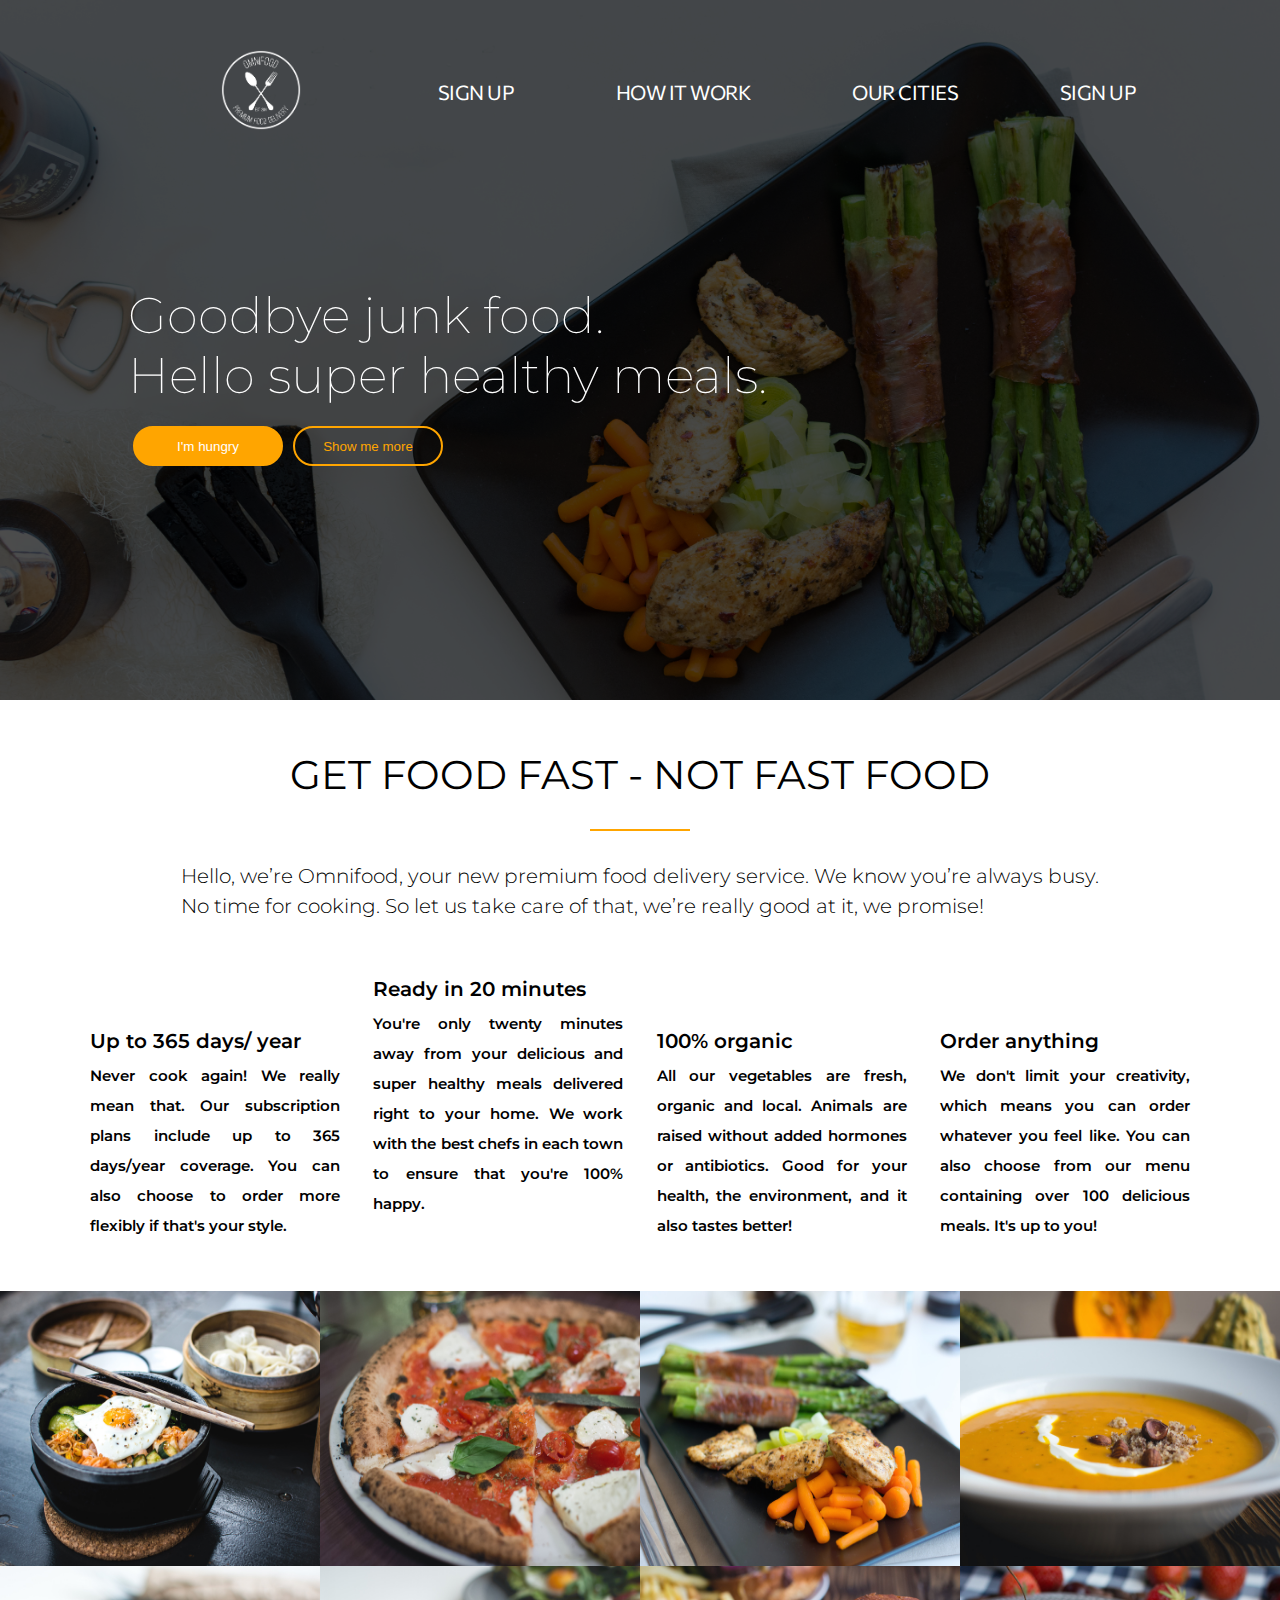
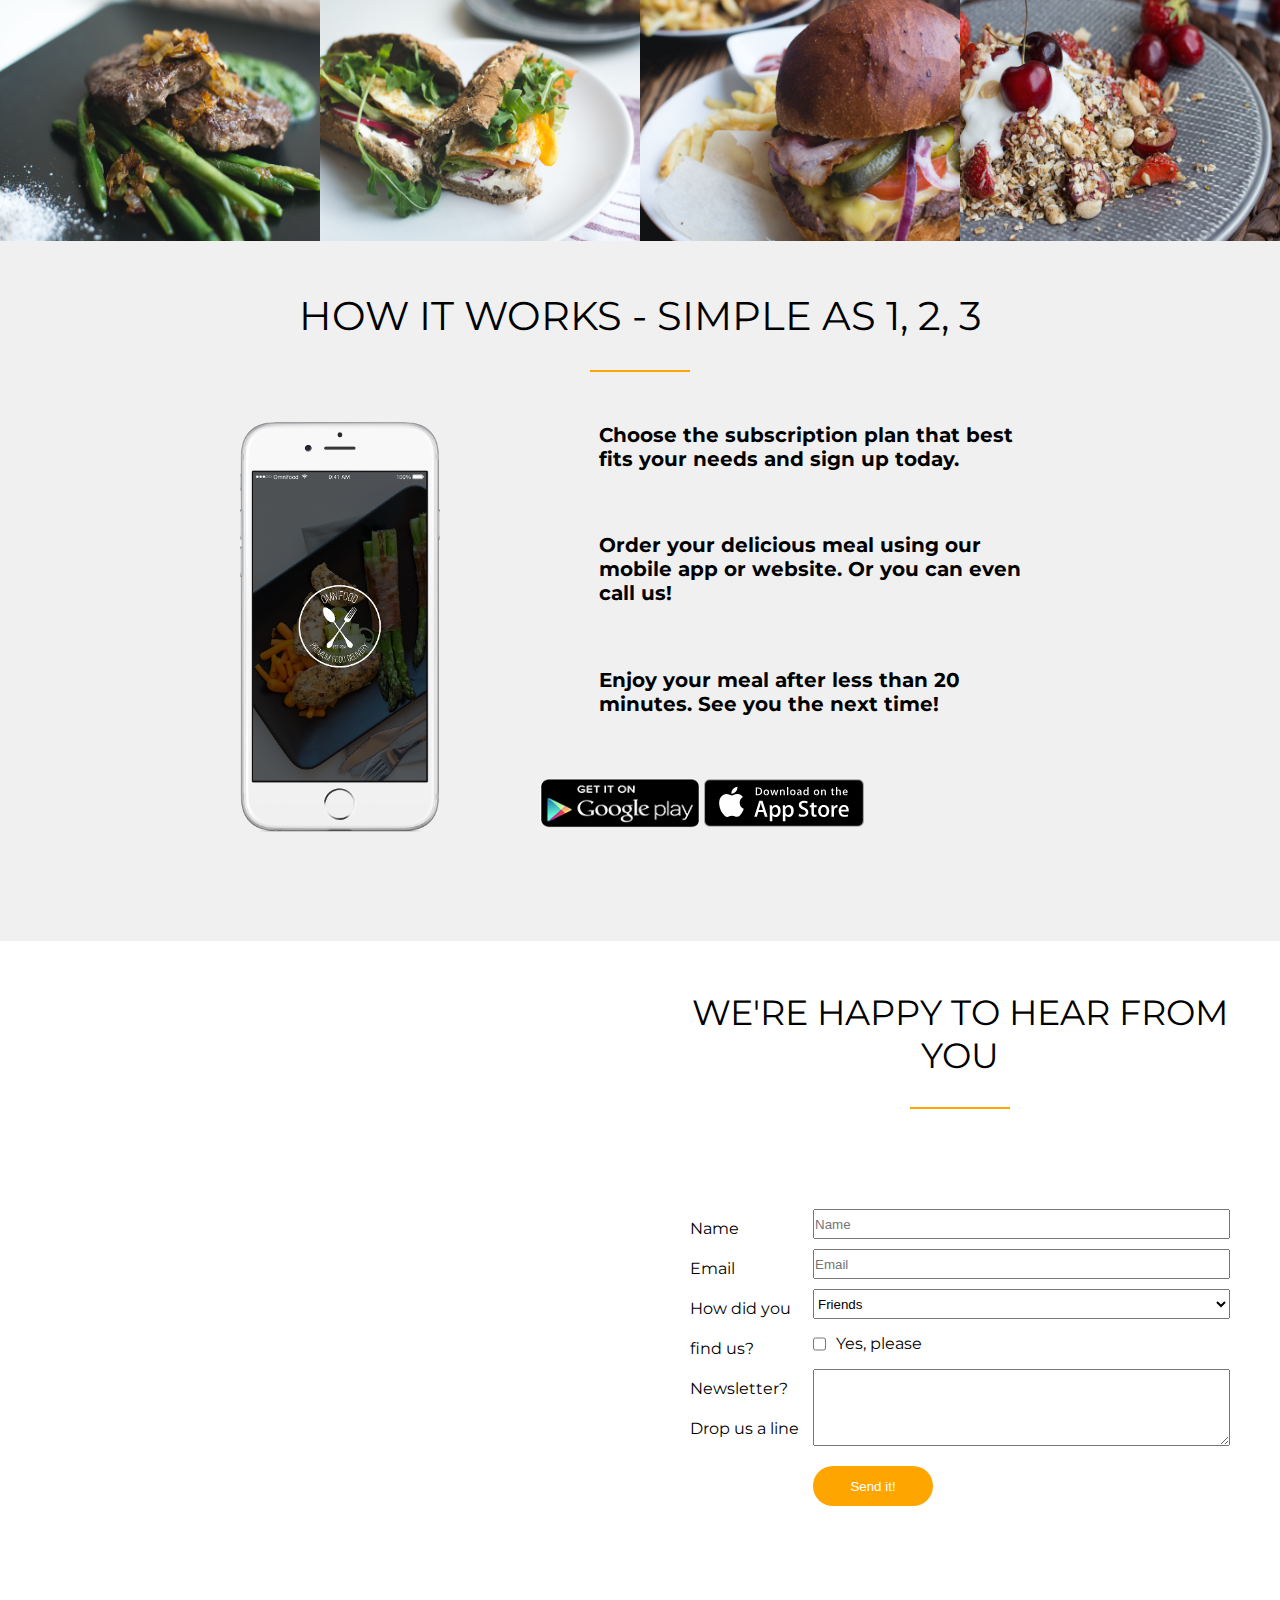
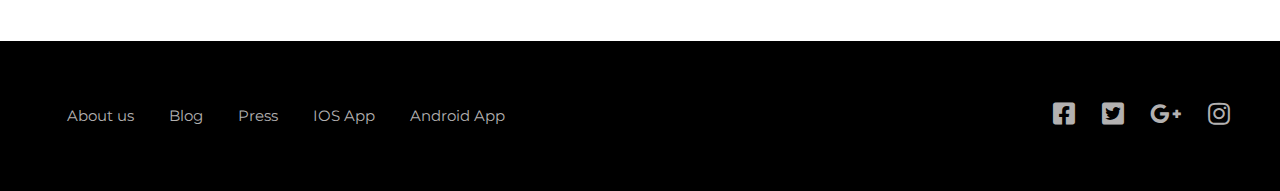
<file: lesson2/index.html>
<!DOCTYPE html>
<html lang="en">

<head>
    <meta charset="UTF-8">
    <meta name="viewport" content="width=device-width, initial-scale=1.0">
    <link href="https://pro.fontawesome.com/releases/v5.12.0/css/all.css" rel="stylesheet">
    <link rel="stylesheet" href="./style.css">
    <title>Document</title>
</head>

<body>

    <!-- home menu  -->
    <div class="home-menu">

        <!-- opacity noi sau khi hoan thien  -->
        <div class="opacity-menu">
        </div>

        <!-- nav menu  -->
        <nav>
            <div class="max-width">
                <div class="logo">
                    <a href="">
                        <img src="./image/logo-white.png" alt="">
                    </a>
                </div>

                <ul class="menu">
                    <a href="#">
                        <li>SIGN UP</li>
                    </a>
                    <a href="#">
                        <li>HOW IT WORK</li>
                    </a>
                    <a href="#">
                        <li>OUR CITIES</li>
                    </a>
                    <a href="#">
                        <li>SIGN UP</li>
                    </a>
                </ul>
            </div>
        </nav>

        <!-- Content Menu -->
        <div class="content-menu">
            <div class="text">
                <p>Goodbye junk food.</p>
                <p>Hello super healthy meals.</p>
            </div>

            <div class="multi-button">
                <button id="button1">I'm hungry</button>
                <button id="button2">Show me more</button>
            </div>
        </div>

    </div>

    <!-- Home content  -->
    <div class="home-content">
        <div class="max-width">
            <p class="title">GET FOOD FAST - NOT FAST FOOD</p>
            <div class="orange-bar"></div>

            <div class="about">

                <p>
                    Hello, we’re Omnifood, your new premium food delivery service. We know you’re always busy.</p>

                <p>No time for cooking. So let us take care of that, we’re really good at it, we promise!</p>
            </div>

            <div class="content-boxes">
                <div class="content-box">
                    <i class="far fa-infinity"></i>
                    <p class="title">
                        Up to 365 days/ year
                    </p>
                    <p>Never cook again! We really mean that. Our subscription plans include up to 365 days/year
                        coverage. You can also choose to order more flexibly if that's your style.</p>
                </div>
                <div class="content-box">
                    <i class="fal fa-alarm-clock"></i>
                    <p class="title">
                        Ready in 20 minutes
                    </p>
                    <p>You're only twenty minutes away from your delicious and super healthy meals delivered right to
                        your home. We work with the best chefs in each town to ensure that you're 100% happy.</p>
                </div>
                <div class="content-box">
                    <i class="fal fa-carrot"></i>
                    <p class="title">100% organic</p>
                    <p>All our vegetables are fresh, organic and local. Animals are raised without added hormones or
                        antibiotics. Good for your health, the environment, and it also tastes better!</p>
                </div>
                <div class="content-box">
                    <i class="far fa-shopping-cart"></i>
                    <p class="title">Order anything</p>
                    <p>We don't limit your creativity, which means you can order whatever you feel like. You can also
                        choose from our menu containing over 100 delicious meals. It's up to you!</p>
                </div>
            </div>

        </div>
    </div>

    <!-- Home Banner  -->
    <div class="home-banner">

        <!-- <div class="opacity-banner">
        </div> -->

        <div class="banner-image"><img src="./image/1.jpg" alt=""></div>
        <div class="banner-image"><img src="./image/2.jpg" alt=""></div>
        <div class="banner-image"><img src="./image/3.jpg" alt=""></div>
        <div class="banner-image"><img src="./image/4.jpg" alt=""></div>
        <div class="banner-image"><img src="./image/5.jpg" alt=""></div>
        <div class="banner-image"><img src="./image/6.jpg" alt=""></div>
        <div class="banner-image"><img src="./image/7.jpg" alt=""></div>
        <div class="banner-image"><img src="./image/8.jpg" alt=""></div>

    </div>

    <!-- Content guidance  -->
    <div class="content-guidance">
        <div class="max-width">
            <p class="title">HOW IT WORKS - SIMPLE AS 1, 2, 3</p>
            <div class="orange-bar"></div>
        </div>

        <div class="guidance">

            <img src="./image/app-iPhone.png" alt="">

            <div class="steps">
                <div class="step">
                    <i class="fal fa-star"></i>
                    <p>Choose the subscription plan that best fits your needs and sign up today.</p>
                </div>

                <div class="step">
                    <i class="fal fa-star"></i>
                    <p>Order your delicious meal using our mobile app or website. Or you can even call us!</p>
                </div>

                <div class="step">
                    <i class="fal fa-star"></i>
                    <p>Enjoy your meal after less than 20 minutes. See you the next time!</p>
                </div>
                
                <div class="download">
                    <img src="./image/download-app-android.png" alt="">
                    <img src="./image/download-app.svg" alt="">
                </div>

            </div>
        </div>
    </div>

    <!-- form feedback  -->
    <div class="feedback-form">

        <div class="max-width">
            <p class="title">WE'RE HAPPY TO HEAR FROM YOU</p>
            <div class="orange-bar"></div>
        </div>

        <form class="feedback">
            <div class="label-area">
                <p>Name</p>
                <p>Email</p>
                <p>How did you find us?</p>
                <p>Newsletter?</p>
                <p>Drop us a line</p>
            </div>

            <div class="input-area">
                <input type="text" placeholder="Name">
                <input type="text" placeholder="Email">
                <select id="how-to-find">
                    <option value="friends">Friends</option>
                    <option value="facebook">Facebook</option>
                    <option value="youtube">Youtube</option>
                    <option value="news">News</option>
                </select>
                <div class="check-box">
                    <input id="check" type="checkbox" >
                    <p>Yes, please</p>
                </div>
                <textarea name="" id="" cols="50" rows="5"></textarea>

                <button type="button">Send it!</button>
            </div>
        </form>
    </div>

    <!-- footer  -->
    <div class="footer">
        <div class="max-width">
            <div class="info-top">
                <ul class="menu">
                    <a href="#">
                        <li>About us</li>
                    </a>
                    <a href="#">
                        <li>Blog</li>
                    </a>
                    <a href="#">
                        <li>Press</li>
                    </a>
                    <a href="#">
                        <li>IOS App</li>
                    </a>
                    <a href="#">
                        <li>Android App</li>
                    </a>
                </ul>

                <div class="icon-contact">
                    <i class="fab fa-facebook-square"></i>
                    <i class="fab fa-twitter-square"></i>
                    <i class="fab fa-google-plus-g"></i>
                    <i class="fab fa-instagram"></i>
                </div>
            </div>

            <div class="info-bottom">

            </div>
        </div>
    </div>

</body>

</html>
</file>
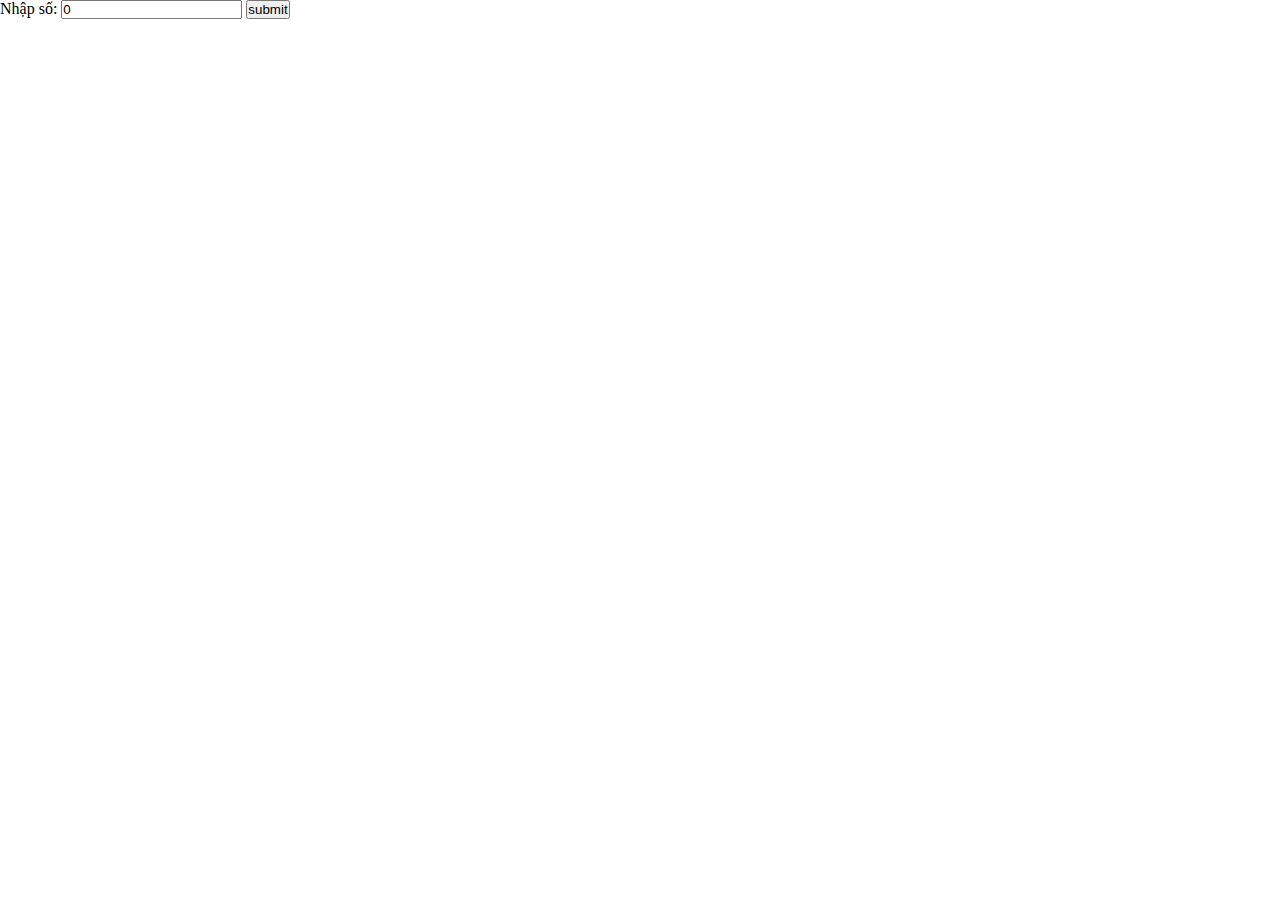
<file: lesson3/index.html>
<!DOCTYPE html>
<html lang="en">
<head>
    <meta charset="UTF-8">
    <meta http-equiv="X-UA-Compatible" content="IE=edge">
    <meta name="viewport" content="width=device-width, initial-scale=1.0">
    <link rel="stylesheet" href="style.css">
    <title>Document</title>
</head>
<body>
    <form action="" method="GET">
        Nhập số: <input type="text" id="number" value="0"/>
        <input type="button" value="submit" onclick="snt()"/>
    </form>
    <div id="result">

    </div>
    <script src="index.js"></script>
</body>
</html>
</file>
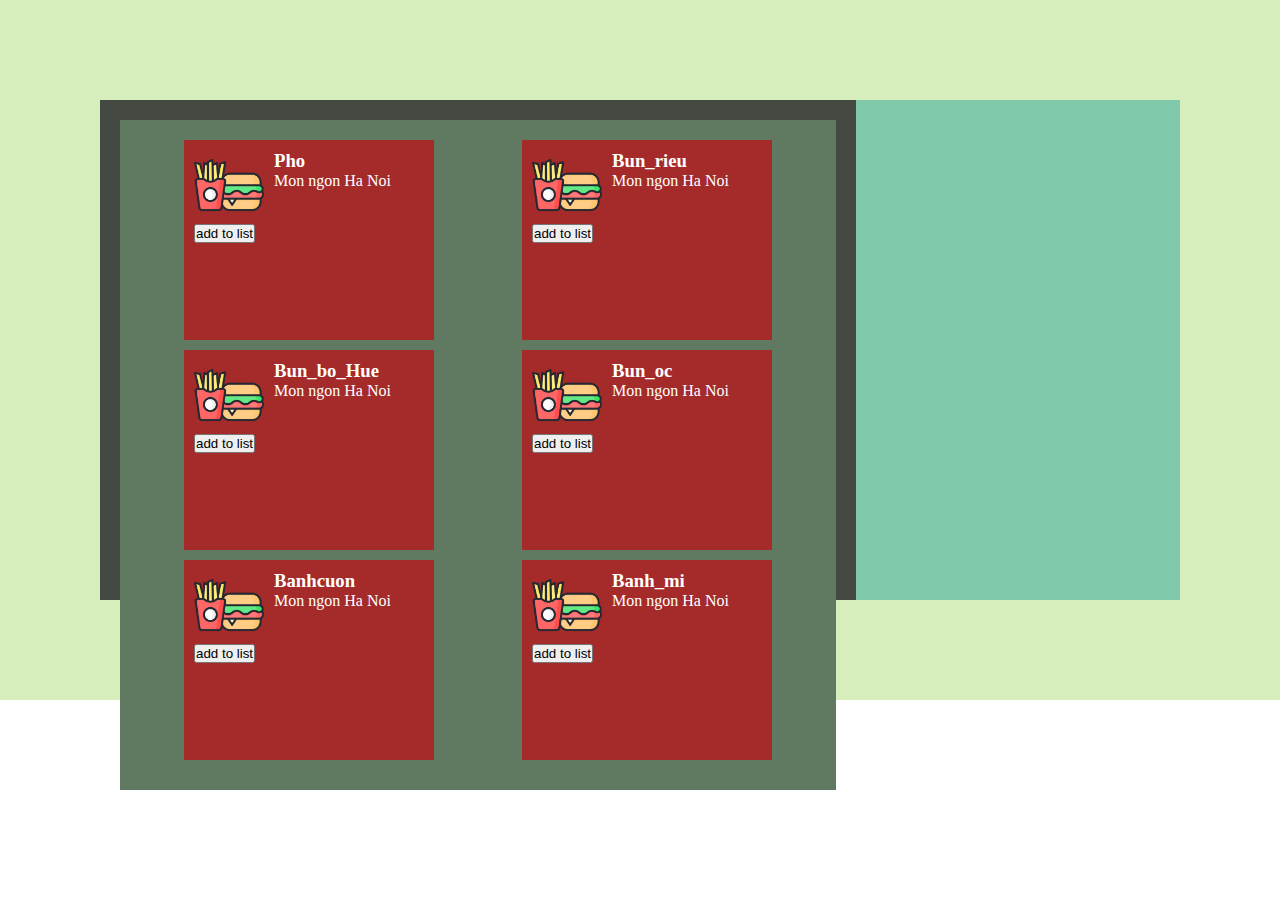
<file: lesson6/index.html>
<!DOCTYPE html>
<html lang="en">
<head>
    <meta charset="UTF-8">
    <meta http-equiv="X-UA-Compatible" content="IE=edge">
    <meta name="viewport" content="width=device-width, initial-scale=1.0">
    <link rel="stylesheet" href="./style.css">
    <title>localStorage</title>
</head>
<body>
    <div class="home-container">
        <div class="container-left">
            <div class="items">

            </div>
        </div>
        <div class="container-right"></div>
    </div>

    <script src="./index.js"></script>
    <script src="./data.js"></script>
</body>
</html>
</file>
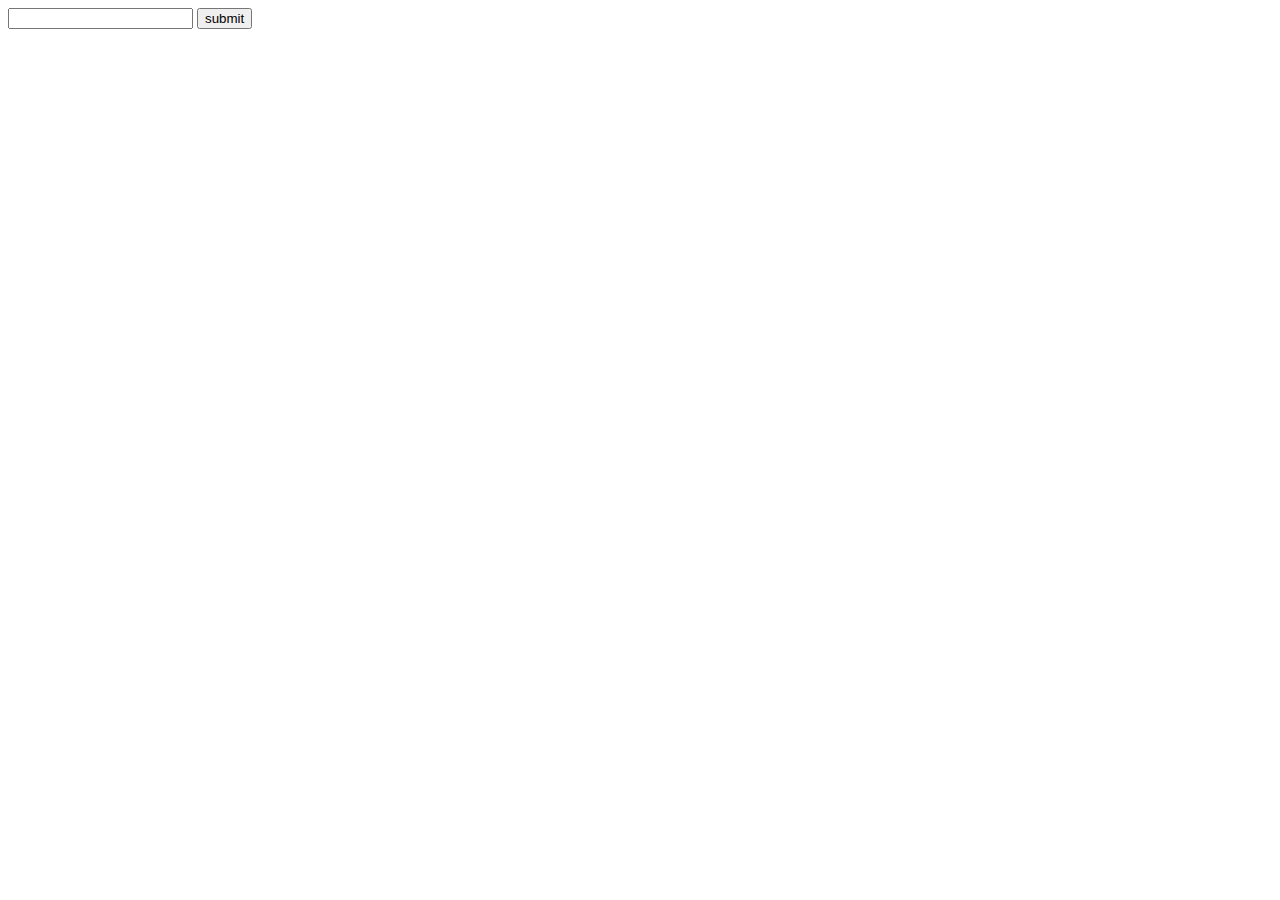
<file: localStorage/index.html>
<!DOCTYPE html>
<html lang="en">
<head>
    <meta charset="UTF-8">
    <meta http-equiv="X-UA-Compatible" content="IE=edge">
    <meta name="viewport" content="width=device-width, initial-scale=1.0">
    <title>Document</title>
</head>
<body>
    <input type="text" id="new-item">
    <button type="button" id="add-btn">submit</button>
    <ul id="list">
        
    </ul>
    <script src="./index.js"></script>
</body>
</html>
</file>
<file: lesson2/style.css>
@import url('https://fonts.googleapis.com/css2?family=Commissioner&display=swap');
@import url('https://fonts.googleapis.com/css2?family=Montserrat:wght@200&display=swap');




* {
    margin: 0;
    padding: 0;
    text-decoration: none;
    -webkit-box-sizing:border-box; 
    -moz-box-sizing:border-box; 
    box-sizing:border-box;
}

/* 1 */
.max-width {
    max-width: 1300px;
    padding: 50px;
    margin: 0 auto;
}

/* thanh orange bar */
.max-width .title {
    font-family: 'Montserrat', sans-serif;
    font-size: 40px;
    text-align: center;
}

.max-width .orange-bar {
    width: 100px;
    height: 2px;
    background-color: orange;
    margin-top: 30px;
}

/* Home Menu  */

.home-menu {
    background-image: url('./image/hero.jpg');
    height: 700px;
    background-size: cover;
    position: relative;
    z-index: 1;
}
.opacity-menu {
    width: 100%;
    height: 100%;
    background-color: black;
    opacity: 0.7;
    z-index: 2;
    position: absolute;
}

nav {
    margin-left: 10%;
}

nav .max-width {
    display: flex;
    justify-content: space-around;
}

nav .menu a{
    position: relative;
	display: inline-block;
	padding: 0 30px;
	color: #fff;
	font-size: 14px;
	letter-spacing: -.5px;
	text-decoration: none;
}
nav .menu a:after{
    content:"";
    display: block;
    position:absolute; 
    left:0; 
    bottom:0; 
    width:0%; 
    height:3px; 
    background-color:#ffe800; 
    -webkit-transition:all .4s cubic-bezier(0.68, -0.55, 0.265, 1.55); 
    -o-transition:all .4s cubic-bezier(0.68, -0.55, 0.265, 1.55); 
    transition:all .4s cubic-bezier(0.68, -0.55, 0.265, 1.55);
}

nav .menu a:hover{
    color: orange;
}
nav .menu a:hover:after{
    width: 100%;
}
.max-width .logo {
    z-index: 9;
}

.max-width .logo img {
    height: 80px;
    width: 80px;
}

.max-width .menu {
    width: 800px;
    /* add vao de them hieu ung  */
    line-height: 50px;
    list-style: none;
    display: flex;
    flex-direction: row;
    justify-content: space-around;
    align-items: center;
}

.max-width .menu a {
    color: white;
    font-family: 'Commissioner', sans-serif;
    font-size: 20px;
    z-index: 4;
}

/* Content menu  */
.content-menu {
    width: 700px;
    height: 200px;
    margin-left: 10%;
    margin-top: 8%;
    color: white;
    position: relative;
    z-index: 999;
}

.content-menu .text p {
    font-family: 'Montserrat', sans-serif;
    font-size: 50px;
    font-weight: 150;
    line-height: 60px;
    z-index: 9;
}

.content-menu .multi-button {
    width: 320px;
    margin-top: 20px;
    display: flex;
    flex-direction: row;
    justify-content: space-around;
}

.content-menu .multi-button button {
    width: 150px;
    height: 40px;
    outline: none;
    border: none;
    background: none;
    border: solid 2px orange;
    border-radius: 30px;
}

#button1 {
    background-color: orange;
    color: white;
}

#button2 {
    color: orange;
}


/* --------------------Home content-------------------- */

.home-content .max-width {
    display: flex;
    flex-direction: column;
    align-items: center;
}

.home-content .max-width .about {
    margin-top: 30px;
}

.max-width .about p {
    font-family: 'Montserrat', sans-serif;
    font-size: 20px;
    line-height: 30px;
    font-weight: 300;
}

/* Box content  */

.home-content .max-width .content-boxes {
    margin: 0 auto;
    margin-top: 30px;
    width: 1100px;
    display: flex;
    flex-direction: row;
    justify-content: space-between;
}


.content-boxes .content-box {
    width: 250px;
    height: fit-content;
}

.content-boxes .content-box i {
    color: orange;
    font-size: 50px;
    line-height: 70px;
}

.content-boxes .content-box p {
    font-family: 'Montserrat', sans-serif;
    font-size: 15px;
    line-height: 30px;
    font-weight: 600;
    text-align: justify;
}

.content-boxes .content-box .title {
    font-size: 20px;
    text-align: left;
    line-height: 40px;
}

/* Home banner  */
.home-banner {
    width: 100%;
    margin-top: 30px;
    margin: 0 auto;
    display: flex;
    flex-wrap: wrap;
    position: relative;
}


.home-banner .banner-image {
    width: 25%;
    height: 275x;
    z-index: 1;
}

.home-banner .banner-image img {
    width: 100%;
    height: 275px;
    border: none;
    display: block;
    z-index: 1;
}


/* --------------------Content-guidance--------------------  */

.content-guidance {
    width: 100%;
    height: 700px;
    background-color: rgb(240, 240, 240);
}

.content-guidance .max-width {
    display: flex;
    flex-direction: column;
    align-items: center;
}

.content-guidance .guidance {
    width: 800px;
    height: fit-content;
    margin: 0 auto;
    display: flex;
    flex-direction: row;
    justify-content: space-between;
}

.content-guidance .guidance img {
    width: 200px;
    height: 410px;
}

.guidance .steps {
    width: 500px;
    display: flex;
    flex-direction: column;
    justify-content: space-between;

}

.steps .step {
    display: flex;
    align-items: center;
    justify-content: space-between;
}

.steps .step i {
    font-size: 50px;
    color: orange;
}

.steps .step p {
    font-family: 'Montserrat', sans-serif;
    margin-left: 20px;
    font-size: 20px;
    font-weight: 700;
}

.steps .download img {
    width: 160px;
    height: 50px;
}


/*----------------- form feedback -----------------*/
.feedback-form {
    height: 700px;
    display: flex;
    flex-direction: column;
    align-items: flex-end;
}

.feedback-form .max-width {
    width: 50%;
    margin: 0;
}

.feedback-form .max-width .title {
    font-size: 35px;
}

.feedback-form .max-width .orange-bar {
    margin: 0 auto;
    margin-top: 30px;
}

/* form user info  */
form {
    width: 50%;
    padding: 50px;
    display: flex;
    flex-direction: row;
    justify-content: space-between;
}

form .label-area {
    width: 100%;
}

form .label-area p {
    font-family: 'Montserrat', sans-serif;
    line-height: 40px;
}

form .input-area {
    display: flex;
    flex-direction: column;
    width: 90%;
}

.input-area input {
    height: 30px;
    margin-bottom: 10px;
}

.input-area select {
    height: 30px;
    margin-bottom: 10px;
}

.input-area .check-box {
    display: flex;
}


.input-area .check-box p {
    font-family: 'Montserrat', sans-serif;
    line-height: 30px;
    margin-left: 10px;
    display: block;
    text-align: start
}

.input-area button {
    width: 120px;
    height: 40px;
    margin-top: 20px;
    background-color: orange;
    color: white;
    border: none;
    outline: none;
    border-radius: 20px;
    cursor: pointer;
}

/*-------------- footer ------------------- */
.footer {
    background-color: black;
    width: 100%;
}

.footer .max-width {
    display: flex;
    flex-direction: column;
}

.footer .max-width .info-top {
    width: 100%;
    display: flex;
    flex-direction: row;
    justify-content: space-between;
}

.info-top .menu {
    width: 40%;
}

.info-top .menu a {
    font-family: 'Montserrat', sans-serif;
    font-size: 15px;
    color: rgb(179, 177, 177);
    font-weight: 400;
}

.footer .max-width .icon-contact {
    color: rgb(179, 177, 177);
    width: 15%;
    margin-top: 10px;
    font-size: 25px;
    display: flex;
    justify-content: space-between;
}
</file>
<file: lesson3/style.css>
* {
    margin:0;
    padding: 0;
}
.listItemGrid {
    display: flex;
    justify-content: space-between;
}
.item1 {
    width: 100px;
    height: 100px;
    background-color: aqua;
}
.item3 {
    width: 100px;
    height: 100px;
    background-color: orange;
}
.item2 {
    width: 100px;
    height: 100px;
    background-color: red;
}
.card {
    border: 1px solid black;
    width: 500px;
    height: 500px;
    position: relative;
    overflow: hidden;
}
.box {
    width: 100px;
    height: 100px;
    background-color: orange;
    position: absolute;
    top: 100px;
    left: 450px;
}
</file>
<file: lesson6/style.css>
*{
    box-sizing: border-box;
    margin: 0;
    padding: 0;
}
.img-icon {
    width: 70px;
    height: 70px;
}
.home-container {
    width: auto;
    height: auto;
    padding: 100px;
    background-color: #D5EEBB;
    display: flex;
    flex-direction: row;
    justify-content: space-between;
}
.container-left {
    width: 70%;
    height: 500px;
    padding: 20px;
    background-color: #444941
}
.container-right {
    width: 30%;
    height: 500px;
    background-color: #7FC8A9;
}
.items {
    padding: 20px;
    background-color: #5F7A61;
    display: flex;
    justify-content: space-around;
    flex-wrap: wrap;
}
.items .item {
    background-color: brown;
    width: 250px;
    height: 200px;
    padding: 10px;
    margin-bottom: 10px;
    color: white;
    display: flex;
    flex-direction: row;
}
button{
    cursor: pointer;
}
.item .content p {
    width: 150px;
    height: 50px;
}
</file>
